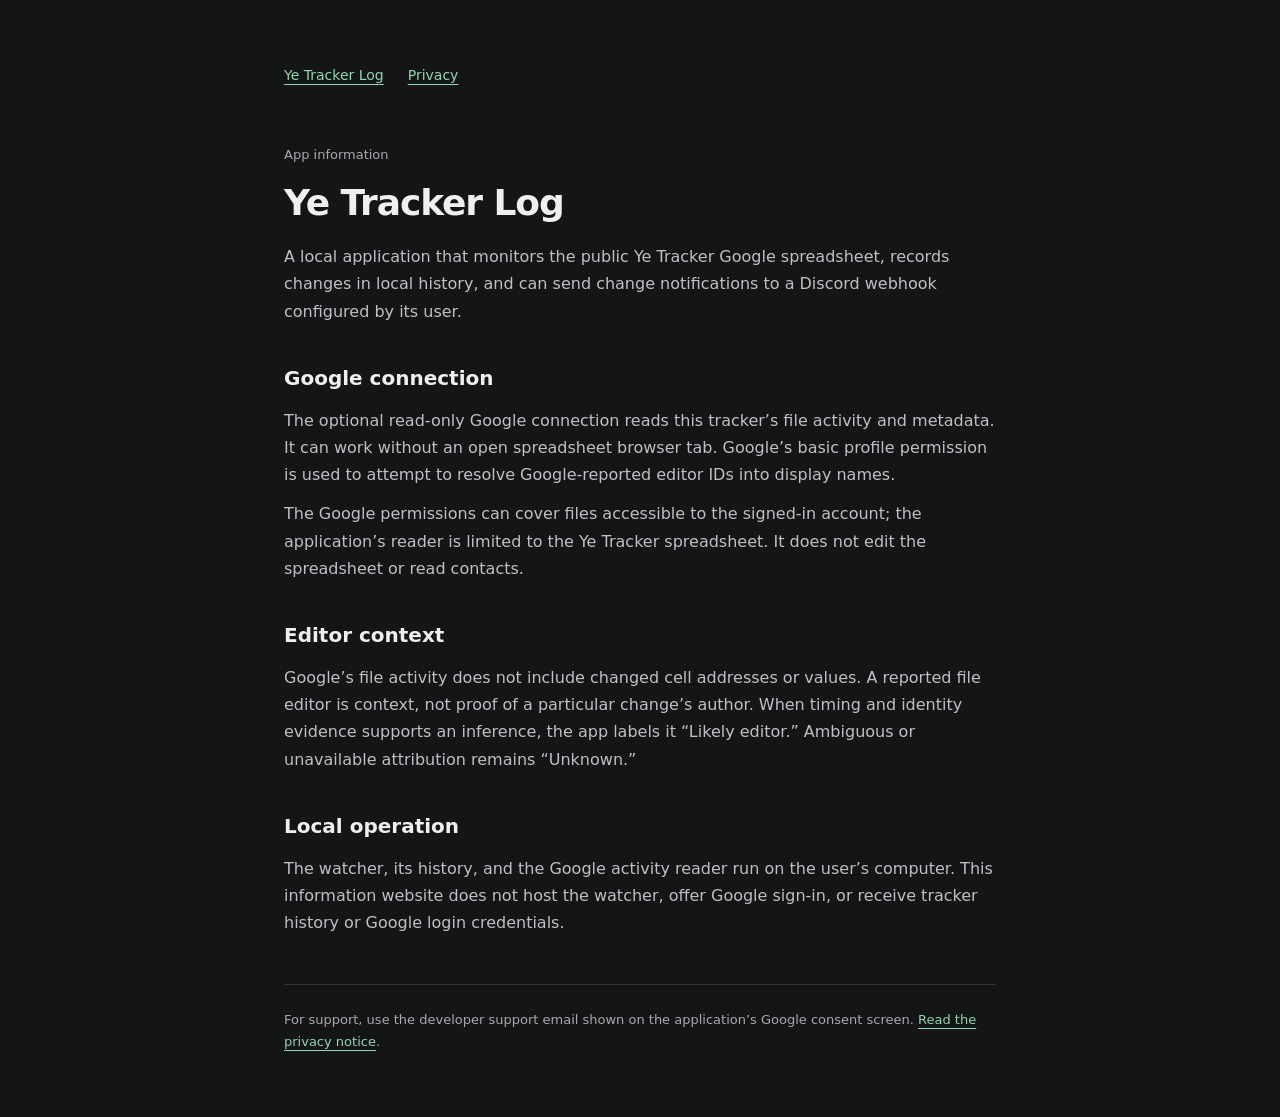
<file: index.html>
<!doctype html><html lang="en"><head><meta charset="utf-8"><meta name="viewport" content="width=device-width,initial-scale=1"><meta name="description" content="Ye Tracker Log: a local watcher for the public Ye Tracker spreadsheet, with conservative Google edit activity context."><title>Ye Tracker Log</title><link rel="stylesheet" href="style.css"></head><body><nav aria-label="Main"><a href="index.html" aria-current="page">Ye Tracker Log</a><a href="privacy.html">Privacy</a></nav><main><p class="eyebrow">App information</p><h1>Ye Tracker Log</h1><p>A local application that monitors the public Ye Tracker Google spreadsheet, records changes in local history, and can send change notifications to a Discord webhook configured by its user.</p><h2>Google connection</h2><p>The optional read-only Google connection reads this tracker’s file activity and metadata. It can work without an open spreadsheet browser tab. Google’s basic profile permission is used to attempt to resolve Google-reported editor IDs into display names.</p><p>The Google permissions can cover files accessible to the signed-in account; the application’s reader is limited to the Ye Tracker spreadsheet. It does not edit the spreadsheet or read contacts.</p><h2>Editor context</h2><p>Google’s file activity does not include changed cell addresses or values. A reported file editor is context, not proof of a particular change’s author. When timing and identity evidence supports an inference, the app labels it “Likely editor.” Ambiguous or unavailable attribution remains “Unknown.”</p><h2>Local operation</h2><p>The watcher, its history, and the Google activity reader run on the user’s computer. This information website does not host the watcher, offer Google sign-in, or receive tracker history or Google login credentials.</p></main><footer>For support, use the developer support email shown on the application’s Google consent screen. <a href="privacy.html">Read the privacy notice</a>.</footer></body></html>
</file>
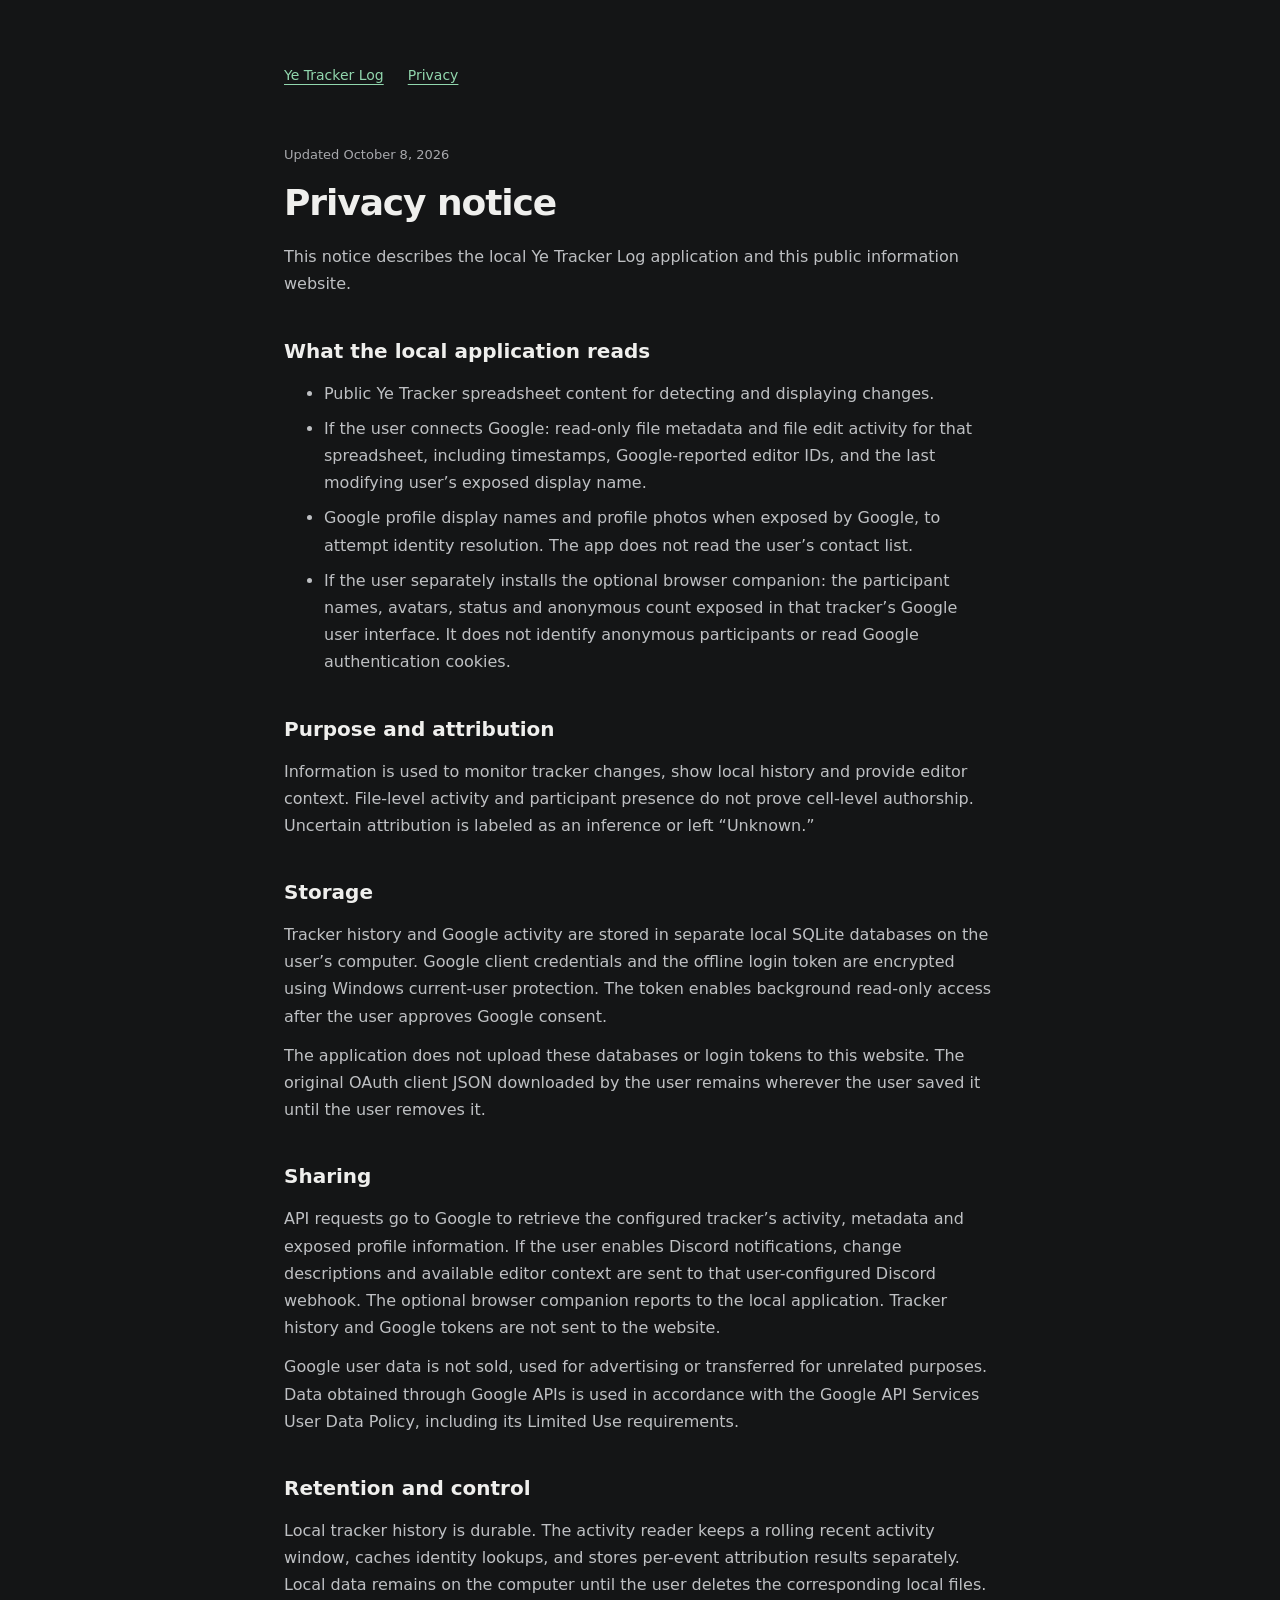
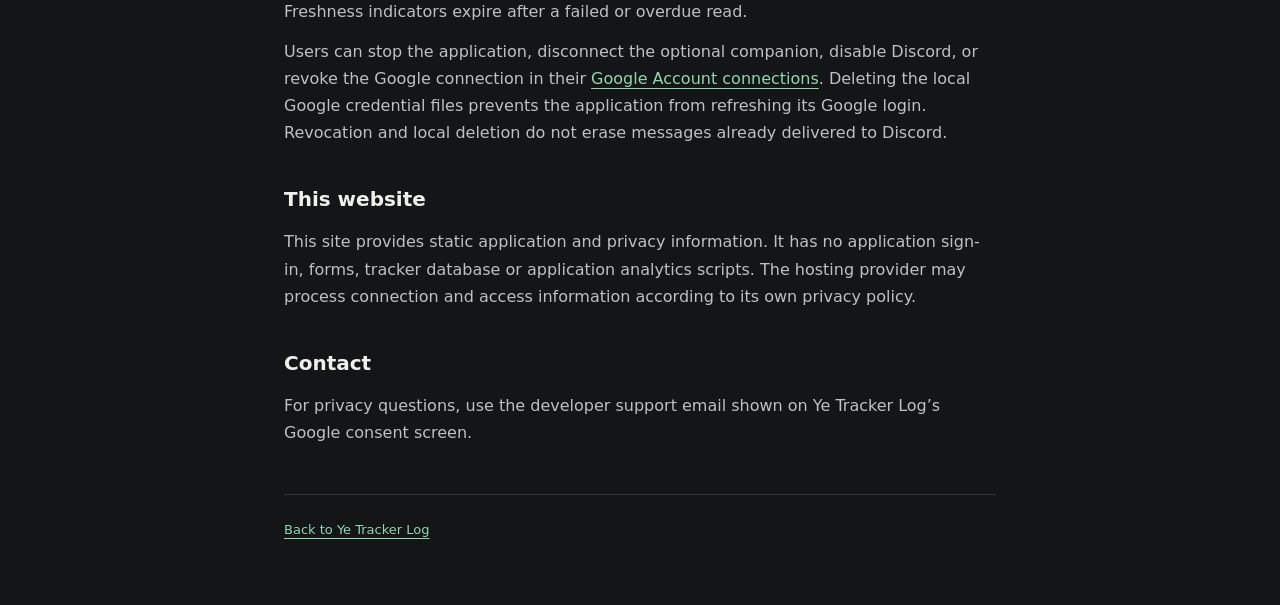
<file: privacy.html>
<!doctype html><html lang="en"><head><meta charset="utf-8"><meta name="viewport" content="width=device-width,initial-scale=1"><title>Privacy · Ye Tracker Log</title><link rel="stylesheet" href="style.css"></head><body><nav aria-label="Main"><a href="index.html">Ye Tracker Log</a><a href="privacy.html" aria-current="page">Privacy</a></nav><main><p class="eyebrow">Updated October 8, 2026</p><h1>Privacy notice</h1><p>This notice describes the local Ye Tracker Log application and this public information website.</p><h2>What the local application reads</h2><ul><li>Public Ye Tracker spreadsheet content for detecting and displaying changes.</li><li>If the user connects Google: read-only file metadata and file edit activity for that spreadsheet, including timestamps, Google-reported editor IDs, and the last modifying user’s exposed display name.</li><li>Google profile display names and profile photos when exposed by Google, to attempt identity resolution. The app does not read the user’s contact list.</li><li>If the user separately installs the optional browser companion: the participant names, avatars, status and anonymous count exposed in that tracker’s Google user interface. It does not identify anonymous participants or read Google authentication cookies.</li></ul><h2>Purpose and attribution</h2><p>Information is used to monitor tracker changes, show local history and provide editor context. File-level activity and participant presence do not prove cell-level authorship. Uncertain attribution is labeled as an inference or left “Unknown.”</p><h2>Storage</h2><p>Tracker history and Google activity are stored in separate local SQLite databases on the user’s computer. Google client credentials and the offline login token are encrypted using Windows current-user protection. The token enables background read-only access after the user approves Google consent.</p><p>The application does not upload these databases or login tokens to this website. The original OAuth client JSON downloaded by the user remains wherever the user saved it until the user removes it.</p><h2>Sharing</h2><p>API requests go to Google to retrieve the configured tracker’s activity, metadata and exposed profile information. If the user enables Discord notifications, change descriptions and available editor context are sent to that user-configured Discord webhook. The optional browser companion reports to the local application. Tracker history and Google tokens are not sent to the website.</p><p>Google user data is not sold, used for advertising or transferred for unrelated purposes. Data obtained through Google APIs is used in accordance with the Google API Services User Data Policy, including its Limited Use requirements.</p><h2>Retention and control</h2><p>Local tracker history is durable. The activity reader keeps a rolling recent activity window, caches identity lookups, and stores per-event attribution results separately. Local data remains on the computer until the user deletes the corresponding local files. Freshness indicators expire after a failed or overdue read.</p><p>Users can stop the application, disconnect the optional companion, disable Discord, or revoke the Google connection in their <a href="https://myaccount.google.com/connections">Google Account connections</a>. Deleting the local Google credential files prevents the application from refreshing its Google login. Revocation and local deletion do not erase messages already delivered to Discord.</p><h2>This website</h2><p>This site provides static application and privacy information. It has no application sign-in, forms, tracker database or application analytics scripts. The hosting provider may process connection and access information according to its own privacy policy.</p><h2>Contact</h2><p>For privacy questions, use the developer support email shown on Ye Tracker Log’s Google consent screen.</p></main><footer><a href="index.html">Back to Ye Tracker Log</a></footer></body></html>
</file>
<file: style.css>
:root{color-scheme:dark;font:16px/1.7 system-ui,-apple-system,"Segoe UI",sans-serif;background:#141516;color:#efefed}*{box-sizing:border-box}body{max-width:760px;margin:auto;padding:64px 24px}nav{display:flex;gap:24px;margin-bottom:56px;font-size:14px}a{color:#91d6ad;text-underline-offset:4px}h1{font-size:36px;line-height:1.15;letter-spacing:-.03em;margin:0 0 20px}h2{font-size:20px;font-weight:600;margin:36px 0 8px}p,ul{margin:12px 0;color:#bec0c3}li{margin:8px 0}.eyebrow,footer{font-size:13px;color:#a8a9ad}.eyebrow{margin-bottom:16px}footer{margin-top:48px;border-top:1px solid #333538;padding-top:24px}@media(max-width:520px){body{padding:32px 20px}nav{margin-bottom:36px}h1{font-size:30px}}
</file>
